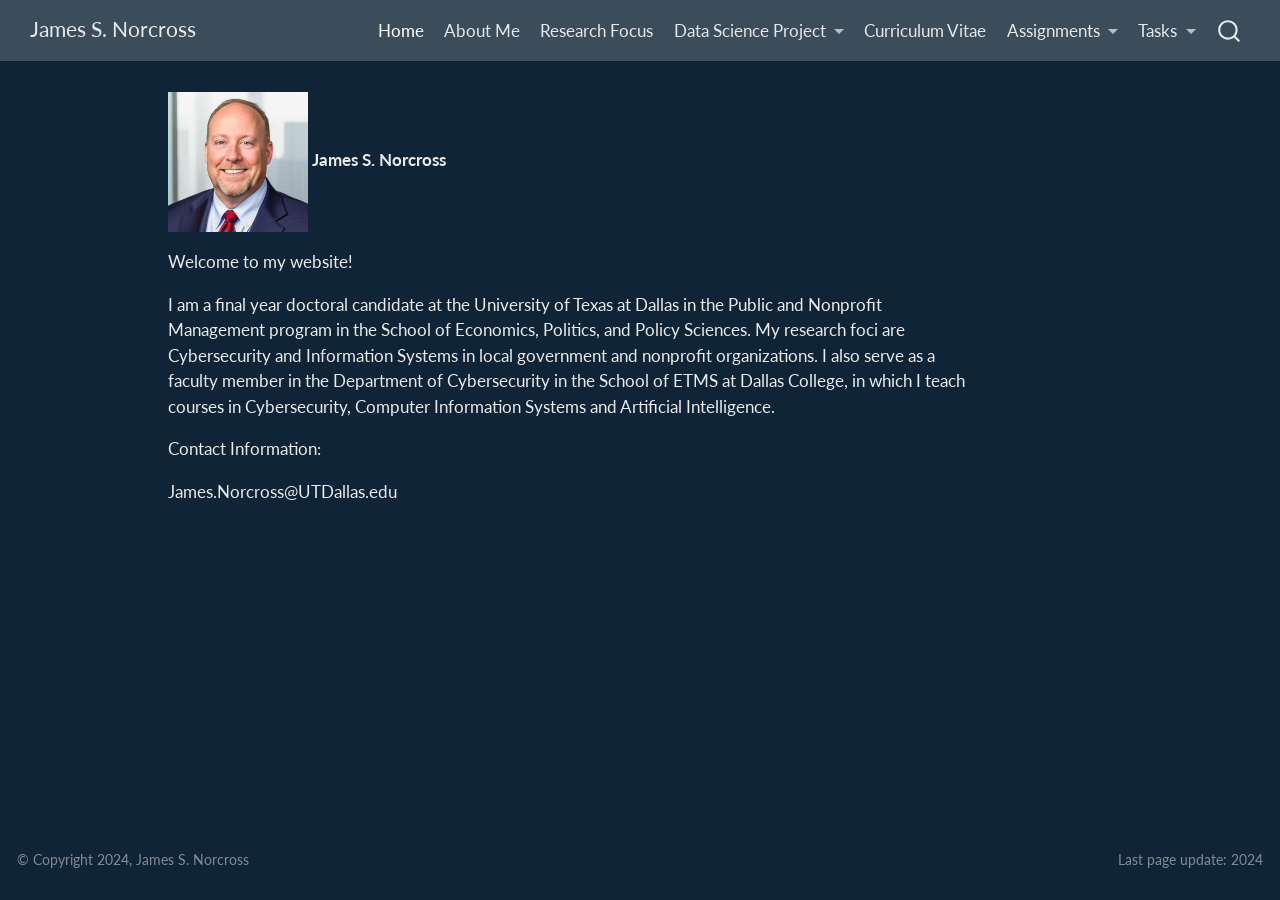
<file: index.html>
<!DOCTYPE html>
<html xmlns="http://www.w3.org/1999/xhtml" lang="en" xml:lang="en"><head>

<meta charset="utf-8">
<meta name="generator" content="quarto-1.2.313">

<meta name="viewport" content="width=device-width, initial-scale=1.0, user-scalable=yes">


<title>James S. Norcross</title>
<style>
code{white-space: pre-wrap;}
span.smallcaps{font-variant: small-caps;}
div.columns{display: flex; gap: min(4vw, 1.5em);}
div.column{flex: auto; overflow-x: auto;}
div.hanging-indent{margin-left: 1.5em; text-indent: -1.5em;}
ul.task-list{list-style: none;}
ul.task-list li input[type="checkbox"] {
  width: 0.8em;
  margin: 0 0.8em 0.2em -1.6em;
  vertical-align: middle;
}
</style>


<script src="site_libs/quarto-nav/quarto-nav.js"></script>
<script src="site_libs/quarto-nav/headroom.min.js"></script>
<script src="site_libs/clipboard/clipboard.min.js"></script>
<script src="site_libs/quarto-search/autocomplete.umd.js"></script>
<script src="site_libs/quarto-search/fuse.min.js"></script>
<script src="site_libs/quarto-search/quarto-search.js"></script>
<meta name="quarto:offset" content="./">
<script src="site_libs/quarto-html/quarto.js"></script>
<script src="site_libs/quarto-html/popper.min.js"></script>
<script src="site_libs/quarto-html/tippy.umd.min.js"></script>
<script src="site_libs/quarto-html/anchor.min.js"></script>
<link href="site_libs/quarto-html/tippy.css" rel="stylesheet">
<link href="site_libs/quarto-html/quarto-syntax-highlighting-dark.css" rel="stylesheet" id="quarto-text-highlighting-styles">
<script src="site_libs/bootstrap/bootstrap.min.js"></script>
<link href="site_libs/bootstrap/bootstrap-icons.css" rel="stylesheet">
<link href="site_libs/bootstrap/bootstrap.min.css" rel="stylesheet" id="quarto-bootstrap" data-mode="dark">
<script id="quarto-search-options" type="application/json">{
  "location": "navbar",
  "copy-button": false,
  "collapse-after": 3,
  "panel-placement": "end",
  "type": "overlay",
  "limit": 20,
  "language": {
    "search-no-results-text": "No results",
    "search-matching-documents-text": "matching documents",
    "search-copy-link-title": "Copy link to search",
    "search-hide-matches-text": "Hide additional matches",
    "search-more-match-text": "more match in this document",
    "search-more-matches-text": "more matches in this document",
    "search-clear-button-title": "Clear",
    "search-detached-cancel-button-title": "Cancel",
    "search-submit-button-title": "Submit"
  }
}</script>


<link rel="stylesheet" href="styles.css">
</head>

<body class="nav-fixed">

<div id="quarto-search-results"></div>
  <header id="quarto-header" class="headroom fixed-top">
    <nav class="navbar navbar-expand-lg navbar-dark ">
      <div class="navbar-container container-fluid">
      <div class="navbar-brand-container">
    <a class="navbar-brand" href="./index.html">
    <span class="navbar-title">James S. Norcross</span>
    </a>
  </div>
          <button class="navbar-toggler" type="button" data-bs-toggle="collapse" data-bs-target="#navbarCollapse" aria-controls="navbarCollapse" aria-expanded="false" aria-label="Toggle navigation" onclick="if (window.quartoToggleHeadroom) { window.quartoToggleHeadroom(); }">
  <span class="navbar-toggler-icon"></span>
</button>
          <div class="collapse navbar-collapse" id="navbarCollapse">
            <ul class="navbar-nav navbar-nav-scroll ms-auto">
  <li class="nav-item">
    <a class="nav-link active" href="./index.html" aria-current="page">
 <span class="menu-text">Home</span></a>
  </li>  
  <li class="nav-item">
    <a class="nav-link" href="./about.html">
 <span class="menu-text">About Me</span></a>
  </li>  
  <li class="nav-item">
    <a class="nav-link" href="./research.html">
 <span class="menu-text">Research Focus</span></a>
  </li>  
  <li class="nav-item dropdown ">
    <a class="nav-link dropdown-toggle" href="#" id="nav-menu-data-science-project" role="button" data-bs-toggle="dropdown" aria-expanded="false">
 <span class="menu-text">Data Science Project</span>
    </a>
    <ul class="dropdown-menu dropdown-menu-end" aria-labelledby="nav-menu-data-science-project">    
        <li>
    <a class="dropdown-item" href="./#">
 <span class="dropdown-text">Recent Data Science Project Proposal</span></a>
  </li>  
        <li>
    <a class="dropdown-item" href="./#">
 <span class="dropdown-text">Complete Data Science Project</span></a>
  </li>  
        <li>
    <a class="dropdown-item" href="./#">
 <span class="dropdown-text">Complete Data Science Project Presentation</span></a>
  </li>  
    </ul>
  </li>
  <li class="nav-item">
    <a class="nav-link" href="./cv.pdf">
 <span class="menu-text">Curriculum Vitae</span></a>
  </li>  
  <li class="nav-item dropdown ">
    <a class="nav-link dropdown-toggle" href="#" id="nav-menu-assignments" role="button" data-bs-toggle="dropdown" aria-expanded="false">
 <span class="menu-text">Assignments</span>
    </a>
    <ul class="dropdown-menu dropdown-menu-end" aria-labelledby="nav-menu-assignments">    
        <li>
    <a class="dropdown-item" href="./assignment01.pdf">
 <span class="dropdown-text">Assignment1</span></a>
  </li>  
        <li>
    <a class="dropdown-item" href="./assignment02.pdf">
 <span class="dropdown-text">Assignment2</span></a>
  </li>  
        <li>
    <a class="dropdown-item" href="./#">
 <span class="dropdown-text">Assignment3</span></a>
  </li>  
        <li>
    <a class="dropdown-item" href="./#">
 <span class="dropdown-text">Assignment4</span></a>
  </li>  
        <li>
    <a class="dropdown-item" href="./#">
 <span class="dropdown-text">Assignment5</span></a>
  </li>  
        <li>
    <a class="dropdown-item" href="./#">
 <span class="dropdown-text">Assignment6</span></a>
  </li>  
        <li>
    <a class="dropdown-item" href="./#">
 <span class="dropdown-text">Assignment7</span></a>
  </li>  
        <li>
    <a class="dropdown-item" href="./#">
 <span class="dropdown-text">Assignment8</span></a>
  </li>  
    </ul>
  </li>
  <li class="nav-item dropdown ">
    <a class="nav-link dropdown-toggle" href="#" id="nav-menu-tasks" role="button" data-bs-toggle="dropdown" aria-expanded="false">
 <span class="menu-text">Tasks</span>
    </a>
    <ul class="dropdown-menu dropdown-menu-end" aria-labelledby="nav-menu-tasks">    
        <li>
    <a class="dropdown-item" href="./TufteReview.pdf">
 <span class="dropdown-text">Dr Edward Tufte Presentation Review</span></a>
  </li>  
        <li>
    <a class="dropdown-item" href="./HPIndexPlot.pdf">
 <span class="dropdown-text">Happy Planet Data Plots</span></a>
  </li>  
        <li>
    <a class="dropdown-item" href="./#">
 <span class="dropdown-text">Lab03</span></a>
  </li>  
    </ul>
  </li>
</ul>
              <div id="quarto-search" class="" title="Search"></div>
          </div> <!-- /navcollapse -->
      </div> <!-- /container-fluid -->
    </nav>
</header>
<!-- content -->
<div id="quarto-content" class="quarto-container page-columns page-rows-contents page-layout-article page-navbar">
<!-- sidebar -->
<!-- margin-sidebar -->
    <div id="quarto-margin-sidebar" class="sidebar margin-sidebar">
        
    </div>
<!-- main -->
<main class="content" id="quarto-document-content">



<p><img src="images/46.png" class="img-fluid" width="140"> <strong>James S. Norcross</strong></p>
<p>Welcome to my website!</p>
<p>I am a final year doctoral candidate at the University of Texas at Dallas in the Public and Nonprofit Management program in the School of Economics, Politics, and Policy Sciences. My research foci are Cybersecurity and Information Systems in local government and nonprofit organizations. I also serve as a faculty member in the Department of Cybersecurity in the School of ETMS at Dallas College, in which I teach courses in Cybersecurity, Computer Information Systems and Artificial Intelligence.</p>
<p>Contact Information:</p>
<p>James.Norcross@UTDallas.edu</p>



</main> <!-- /main -->
<script id="quarto-html-after-body" type="application/javascript">
window.document.addEventListener("DOMContentLoaded", function (event) {
  const toggleBodyColorMode = (bsSheetEl) => {
    const mode = bsSheetEl.getAttribute("data-mode");
    const bodyEl = window.document.querySelector("body");
    if (mode === "dark") {
      bodyEl.classList.add("quarto-dark");
      bodyEl.classList.remove("quarto-light");
    } else {
      bodyEl.classList.add("quarto-light");
      bodyEl.classList.remove("quarto-dark");
    }
  }
  const toggleBodyColorPrimary = () => {
    const bsSheetEl = window.document.querySelector("link#quarto-bootstrap");
    if (bsSheetEl) {
      toggleBodyColorMode(bsSheetEl);
    }
  }
  toggleBodyColorPrimary();  
  const icon = "";
  const anchorJS = new window.AnchorJS();
  anchorJS.options = {
    placement: 'right',
    icon: icon
  };
  anchorJS.add('.anchored');
  const clipboard = new window.ClipboardJS('.code-copy-button', {
    target: function(trigger) {
      return trigger.previousElementSibling;
    }
  });
  clipboard.on('success', function(e) {
    // button target
    const button = e.trigger;
    // don't keep focus
    button.blur();
    // flash "checked"
    button.classList.add('code-copy-button-checked');
    var currentTitle = button.getAttribute("title");
    button.setAttribute("title", "Copied!");
    let tooltip;
    if (window.bootstrap) {
      button.setAttribute("data-bs-toggle", "tooltip");
      button.setAttribute("data-bs-placement", "left");
      button.setAttribute("data-bs-title", "Copied!");
      tooltip = new bootstrap.Tooltip(button, 
        { trigger: "manual", 
          customClass: "code-copy-button-tooltip",
          offset: [0, -8]});
      tooltip.show();    
    }
    setTimeout(function() {
      if (tooltip) {
        tooltip.hide();
        button.removeAttribute("data-bs-title");
        button.removeAttribute("data-bs-toggle");
        button.removeAttribute("data-bs-placement");
      }
      button.setAttribute("title", currentTitle);
      button.classList.remove('code-copy-button-checked');
    }, 1000);
    // clear code selection
    e.clearSelection();
  });
  function tippyHover(el, contentFn) {
    const config = {
      allowHTML: true,
      content: contentFn,
      maxWidth: 500,
      delay: 100,
      arrow: false,
      appendTo: function(el) {
          return el.parentElement;
      },
      interactive: true,
      interactiveBorder: 10,
      theme: 'quarto',
      placement: 'bottom-start'
    };
    window.tippy(el, config); 
  }
  const noterefs = window.document.querySelectorAll('a[role="doc-noteref"]');
  for (var i=0; i<noterefs.length; i++) {
    const ref = noterefs[i];
    tippyHover(ref, function() {
      // use id or data attribute instead here
      let href = ref.getAttribute('data-footnote-href') || ref.getAttribute('href');
      try { href = new URL(href).hash; } catch {}
      const id = href.replace(/^#\/?/, "");
      const note = window.document.getElementById(id);
      return note.innerHTML;
    });
  }
  const findCites = (el) => {
    const parentEl = el.parentElement;
    if (parentEl) {
      const cites = parentEl.dataset.cites;
      if (cites) {
        return {
          el,
          cites: cites.split(' ')
        };
      } else {
        return findCites(el.parentElement)
      }
    } else {
      return undefined;
    }
  };
  var bibliorefs = window.document.querySelectorAll('a[role="doc-biblioref"]');
  for (var i=0; i<bibliorefs.length; i++) {
    const ref = bibliorefs[i];
    const citeInfo = findCites(ref);
    if (citeInfo) {
      tippyHover(citeInfo.el, function() {
        var popup = window.document.createElement('div');
        citeInfo.cites.forEach(function(cite) {
          var citeDiv = window.document.createElement('div');
          citeDiv.classList.add('hanging-indent');
          citeDiv.classList.add('csl-entry');
          var biblioDiv = window.document.getElementById('ref-' + cite);
          if (biblioDiv) {
            citeDiv.innerHTML = biblioDiv.innerHTML;
          }
          popup.appendChild(citeDiv);
        });
        return popup.innerHTML;
      });
    }
  }
});
</script>
</div> <!-- /content -->
<footer class="footer">
  <div class="nav-footer">
    <div class="nav-footer-left">© Copyright 2024, James S. Norcross</div>   
    <div class="nav-footer-right">Last page update: 2024</div>
  </div>
</footer>



</body></html>
</file>
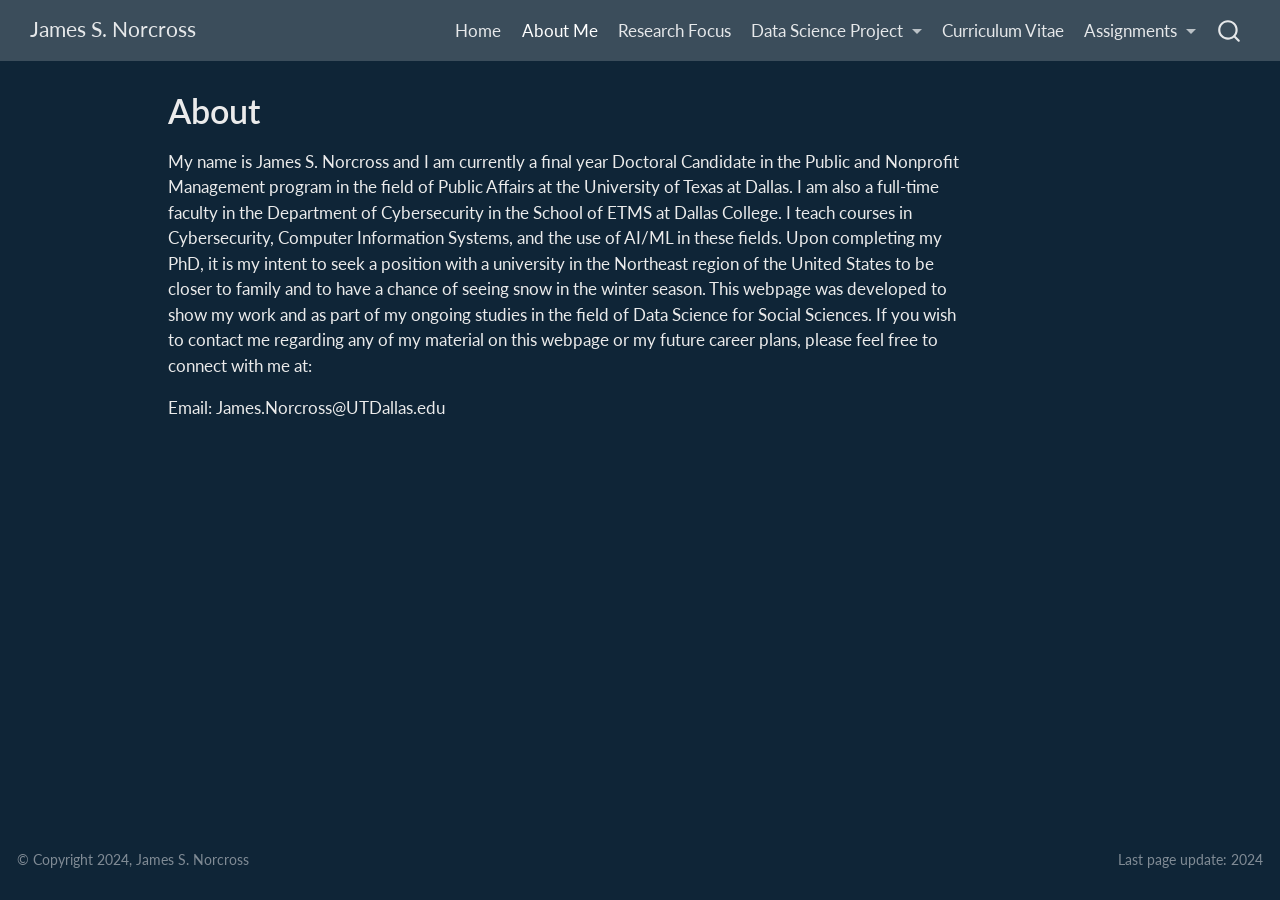
<file: about.html>
<!DOCTYPE html>
<html xmlns="http://www.w3.org/1999/xhtml" lang="en" xml:lang="en"><head>

<meta charset="utf-8">
<meta name="generator" content="quarto-1.2.313">

<meta name="viewport" content="width=device-width, initial-scale=1.0, user-scalable=yes">


<title>James S. Norcross - About</title>
<style>
code{white-space: pre-wrap;}
span.smallcaps{font-variant: small-caps;}
div.columns{display: flex; gap: min(4vw, 1.5em);}
div.column{flex: auto; overflow-x: auto;}
div.hanging-indent{margin-left: 1.5em; text-indent: -1.5em;}
ul.task-list{list-style: none;}
ul.task-list li input[type="checkbox"] {
  width: 0.8em;
  margin: 0 0.8em 0.2em -1.6em;
  vertical-align: middle;
}
</style>


<script src="site_libs/quarto-nav/quarto-nav.js"></script>
<script src="site_libs/quarto-nav/headroom.min.js"></script>
<script src="site_libs/clipboard/clipboard.min.js"></script>
<script src="site_libs/quarto-search/autocomplete.umd.js"></script>
<script src="site_libs/quarto-search/fuse.min.js"></script>
<script src="site_libs/quarto-search/quarto-search.js"></script>
<meta name="quarto:offset" content="./">
<script src="site_libs/quarto-html/quarto.js"></script>
<script src="site_libs/quarto-html/popper.min.js"></script>
<script src="site_libs/quarto-html/tippy.umd.min.js"></script>
<script src="site_libs/quarto-html/anchor.min.js"></script>
<link href="site_libs/quarto-html/tippy.css" rel="stylesheet">
<link href="site_libs/quarto-html/quarto-syntax-highlighting-dark.css" rel="stylesheet" id="quarto-text-highlighting-styles">
<script src="site_libs/bootstrap/bootstrap.min.js"></script>
<link href="site_libs/bootstrap/bootstrap-icons.css" rel="stylesheet">
<link href="site_libs/bootstrap/bootstrap.min.css" rel="stylesheet" id="quarto-bootstrap" data-mode="dark">
<script id="quarto-search-options" type="application/json">{
  "location": "navbar",
  "copy-button": false,
  "collapse-after": 3,
  "panel-placement": "end",
  "type": "overlay",
  "limit": 20,
  "language": {
    "search-no-results-text": "No results",
    "search-matching-documents-text": "matching documents",
    "search-copy-link-title": "Copy link to search",
    "search-hide-matches-text": "Hide additional matches",
    "search-more-match-text": "more match in this document",
    "search-more-matches-text": "more matches in this document",
    "search-clear-button-title": "Clear",
    "search-detached-cancel-button-title": "Cancel",
    "search-submit-button-title": "Submit"
  }
}</script>


<link rel="stylesheet" href="styles.css">
</head>

<body class="nav-fixed">

<div id="quarto-search-results"></div>
  <header id="quarto-header" class="headroom fixed-top">
    <nav class="navbar navbar-expand-lg navbar-dark ">
      <div class="navbar-container container-fluid">
      <div class="navbar-brand-container">
    <a class="navbar-brand" href="./index.html">
    <span class="navbar-title">James S. Norcross</span>
    </a>
  </div>
          <button class="navbar-toggler" type="button" data-bs-toggle="collapse" data-bs-target="#navbarCollapse" aria-controls="navbarCollapse" aria-expanded="false" aria-label="Toggle navigation" onclick="if (window.quartoToggleHeadroom) { window.quartoToggleHeadroom(); }">
  <span class="navbar-toggler-icon"></span>
</button>
          <div class="collapse navbar-collapse" id="navbarCollapse">
            <ul class="navbar-nav navbar-nav-scroll ms-auto">
  <li class="nav-item">
    <a class="nav-link" href="./index.html">
 <span class="menu-text">Home</span></a>
  </li>  
  <li class="nav-item">
    <a class="nav-link active" href="./about.html" aria-current="page">
 <span class="menu-text">About Me</span></a>
  </li>  
  <li class="nav-item">
    <a class="nav-link" href="./research.html">
 <span class="menu-text">Research Focus</span></a>
  </li>  
  <li class="nav-item dropdown ">
    <a class="nav-link dropdown-toggle" href="#" id="nav-menu-data-science-project" role="button" data-bs-toggle="dropdown" aria-expanded="false">
 <span class="menu-text">Data Science Project</span>
    </a>
    <ul class="dropdown-menu dropdown-menu-end" aria-labelledby="nav-menu-data-science-project">    
        <li>
    <a class="dropdown-item" href="./#">
 <span class="dropdown-text">Recent Data Science Project Proposal</span></a>
  </li>  
        <li>
    <a class="dropdown-item" href="./#">
 <span class="dropdown-text">Complete Data Science Project</span></a>
  </li>  
        <li>
    <a class="dropdown-item" href="./#">
 <span class="dropdown-text">Complete Data Science Project Presentation</span></a>
  </li>  
    </ul>
  </li>
  <li class="nav-item">
    <a class="nav-link" href="./cv.pdf">
 <span class="menu-text">Curriculum Vitae</span></a>
  </li>  
  <li class="nav-item dropdown ">
    <a class="nav-link dropdown-toggle" href="#" id="nav-menu-assignments" role="button" data-bs-toggle="dropdown" aria-expanded="false">
 <span class="menu-text">Assignments</span>
    </a>
    <ul class="dropdown-menu dropdown-menu-end" aria-labelledby="nav-menu-assignments">    
        <li>
    <a class="dropdown-item" href="./assignment01.pdf">
 <span class="dropdown-text">Assignment1</span></a>
  </li>  
        <li>
    <a class="dropdown-item" href="./assignment02.pdf">
 <span class="dropdown-text">Assignment2</span></a>
  </li>  
        <li>
    <a class="dropdown-item" href="./#">
 <span class="dropdown-text">Assignment3</span></a>
  </li>  
        <li>
    <a class="dropdown-item" href="./#">
 <span class="dropdown-text">Assignment4</span></a>
  </li>  
        <li>
    <a class="dropdown-item" href="./#">
 <span class="dropdown-text">Assignment5</span></a>
  </li>  
        <li>
    <a class="dropdown-item" href="./#">
 <span class="dropdown-text">Assignment6</span></a>
  </li>  
        <li>
    <a class="dropdown-item" href="./#">
 <span class="dropdown-text">Assignment7</span></a>
  </li>  
        <li>
    <a class="dropdown-item" href="./#">
 <span class="dropdown-text">Assignment8</span></a>
  </li>  
        <li class="dropdown-header">Tasks</li>
        <li>
    <a class="dropdown-item" href="./TufteReview.pdf">
 <span class="dropdown-text">Dr Edward Tufte Presentation Review</span></a>
  </li>  
        <li>
    <a class="dropdown-item" href="./HPIndexPlot.pdf">
 <span class="dropdown-text">Happy Planet Data Plots</span></a>
  </li>  
        <li>
    <a class="dropdown-item" href="./#">
 <span class="dropdown-text">Lab03</span></a>
  </li>  
    </ul>
  </li>
</ul>
              <div id="quarto-search" class="" title="Search"></div>
          </div> <!-- /navcollapse -->
      </div> <!-- /container-fluid -->
    </nav>
</header>
<!-- content -->
<div id="quarto-content" class="quarto-container page-columns page-rows-contents page-layout-article page-navbar">
<!-- sidebar -->
<!-- margin-sidebar -->
    <div id="quarto-margin-sidebar" class="sidebar margin-sidebar">
        
    </div>
<!-- main -->
<main class="content" id="quarto-document-content">

<header id="title-block-header" class="quarto-title-block default">
<div class="quarto-title">
<h1 class="title">About</h1>
</div>



<div class="quarto-title-meta">

    
  
    
  </div>
  

</header>

<p>My name is James S. Norcross and I am currently a final year Doctoral Candidate in the Public and Nonprofit Management program in the field of Public Affairs at the University of Texas at Dallas. I am also a full-time faculty in the Department of Cybersecurity in the School of ETMS at Dallas College. I teach courses in Cybersecurity, Computer Information Systems, and the use of AI/ML in these fields. Upon completing my PhD, it is my intent to seek a position with a university in the Northeast region of the United States to be closer to family and to have a chance of seeing snow in the winter season. This webpage was developed to show my work and as part of my ongoing studies in the field of Data Science for Social Sciences. If you wish to contact me regarding any of my material on this webpage or my future career plans, please feel free to connect with me at:</p>
<p>Email: James.Norcross@UTDallas.edu</p>



</main> <!-- /main -->
<script id="quarto-html-after-body" type="application/javascript">
window.document.addEventListener("DOMContentLoaded", function (event) {
  const toggleBodyColorMode = (bsSheetEl) => {
    const mode = bsSheetEl.getAttribute("data-mode");
    const bodyEl = window.document.querySelector("body");
    if (mode === "dark") {
      bodyEl.classList.add("quarto-dark");
      bodyEl.classList.remove("quarto-light");
    } else {
      bodyEl.classList.add("quarto-light");
      bodyEl.classList.remove("quarto-dark");
    }
  }
  const toggleBodyColorPrimary = () => {
    const bsSheetEl = window.document.querySelector("link#quarto-bootstrap");
    if (bsSheetEl) {
      toggleBodyColorMode(bsSheetEl);
    }
  }
  toggleBodyColorPrimary();  
  const icon = "";
  const anchorJS = new window.AnchorJS();
  anchorJS.options = {
    placement: 'right',
    icon: icon
  };
  anchorJS.add('.anchored');
  const clipboard = new window.ClipboardJS('.code-copy-button', {
    target: function(trigger) {
      return trigger.previousElementSibling;
    }
  });
  clipboard.on('success', function(e) {
    // button target
    const button = e.trigger;
    // don't keep focus
    button.blur();
    // flash "checked"
    button.classList.add('code-copy-button-checked');
    var currentTitle = button.getAttribute("title");
    button.setAttribute("title", "Copied!");
    let tooltip;
    if (window.bootstrap) {
      button.setAttribute("data-bs-toggle", "tooltip");
      button.setAttribute("data-bs-placement", "left");
      button.setAttribute("data-bs-title", "Copied!");
      tooltip = new bootstrap.Tooltip(button, 
        { trigger: "manual", 
          customClass: "code-copy-button-tooltip",
          offset: [0, -8]});
      tooltip.show();    
    }
    setTimeout(function() {
      if (tooltip) {
        tooltip.hide();
        button.removeAttribute("data-bs-title");
        button.removeAttribute("data-bs-toggle");
        button.removeAttribute("data-bs-placement");
      }
      button.setAttribute("title", currentTitle);
      button.classList.remove('code-copy-button-checked');
    }, 1000);
    // clear code selection
    e.clearSelection();
  });
  function tippyHover(el, contentFn) {
    const config = {
      allowHTML: true,
      content: contentFn,
      maxWidth: 500,
      delay: 100,
      arrow: false,
      appendTo: function(el) {
          return el.parentElement;
      },
      interactive: true,
      interactiveBorder: 10,
      theme: 'quarto',
      placement: 'bottom-start'
    };
    window.tippy(el, config); 
  }
  const noterefs = window.document.querySelectorAll('a[role="doc-noteref"]');
  for (var i=0; i<noterefs.length; i++) {
    const ref = noterefs[i];
    tippyHover(ref, function() {
      // use id or data attribute instead here
      let href = ref.getAttribute('data-footnote-href') || ref.getAttribute('href');
      try { href = new URL(href).hash; } catch {}
      const id = href.replace(/^#\/?/, "");
      const note = window.document.getElementById(id);
      return note.innerHTML;
    });
  }
  const findCites = (el) => {
    const parentEl = el.parentElement;
    if (parentEl) {
      const cites = parentEl.dataset.cites;
      if (cites) {
        return {
          el,
          cites: cites.split(' ')
        };
      } else {
        return findCites(el.parentElement)
      }
    } else {
      return undefined;
    }
  };
  var bibliorefs = window.document.querySelectorAll('a[role="doc-biblioref"]');
  for (var i=0; i<bibliorefs.length; i++) {
    const ref = bibliorefs[i];
    const citeInfo = findCites(ref);
    if (citeInfo) {
      tippyHover(citeInfo.el, function() {
        var popup = window.document.createElement('div');
        citeInfo.cites.forEach(function(cite) {
          var citeDiv = window.document.createElement('div');
          citeDiv.classList.add('hanging-indent');
          citeDiv.classList.add('csl-entry');
          var biblioDiv = window.document.getElementById('ref-' + cite);
          if (biblioDiv) {
            citeDiv.innerHTML = biblioDiv.innerHTML;
          }
          popup.appendChild(citeDiv);
        });
        return popup.innerHTML;
      });
    }
  }
});
</script>
</div> <!-- /content -->
<footer class="footer">
  <div class="nav-footer">
    <div class="nav-footer-left">© Copyright 2024, James S. Norcross</div>   
    <div class="nav-footer-right">Last page update: 2024</div>
  </div>
</footer>



</body></html>
</file>
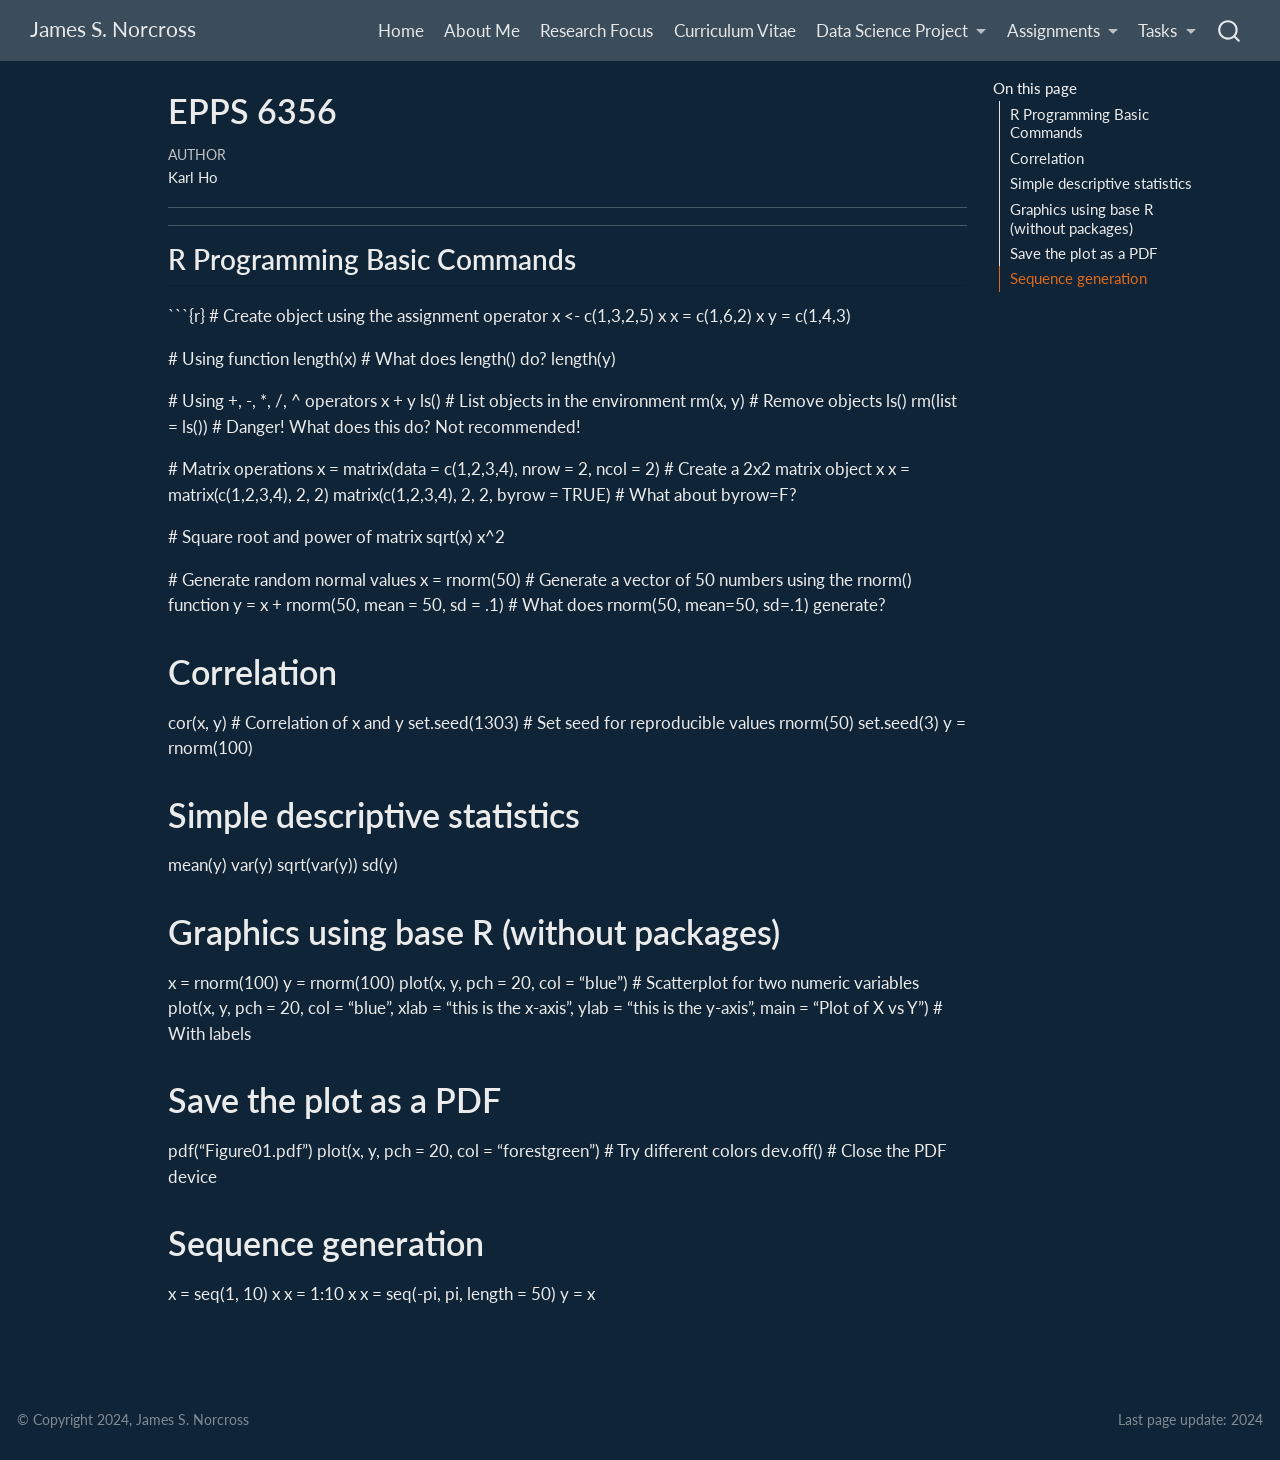
<file: Master.html>
<!DOCTYPE html>
<html xmlns="http://www.w3.org/1999/xhtml" lang="en" xml:lang="en"><head>

<meta charset="utf-8">
<meta name="generator" content="quarto-1.5.57">

<meta name="viewport" content="width=device-width, initial-scale=1.0, user-scalable=yes">

<meta name="author" content="Karl Ho">

<title>EPPS 6356 – James S. Norcross</title>
<style>
code{white-space: pre-wrap;}
span.smallcaps{font-variant: small-caps;}
div.columns{display: flex; gap: min(4vw, 1.5em);}
div.column{flex: auto; overflow-x: auto;}
div.hanging-indent{margin-left: 1.5em; text-indent: -1.5em;}
ul.task-list{list-style: none;}
ul.task-list li input[type="checkbox"] {
  width: 0.8em;
  margin: 0 0.8em 0.2em -1em; /* quarto-specific, see https://github.com/quarto-dev/quarto-cli/issues/4556 */ 
  vertical-align: middle;
}
</style>


<script src="site_libs/quarto-nav/quarto-nav.js"></script>
<script src="site_libs/quarto-nav/headroom.min.js"></script>
<script src="site_libs/clipboard/clipboard.min.js"></script>
<script src="site_libs/quarto-search/autocomplete.umd.js"></script>
<script src="site_libs/quarto-search/fuse.min.js"></script>
<script src="site_libs/quarto-search/quarto-search.js"></script>
<meta name="quarto:offset" content="./">
<script src="site_libs/quarto-html/quarto.js"></script>
<script src="site_libs/quarto-html/popper.min.js"></script>
<script src="site_libs/quarto-html/tippy.umd.min.js"></script>
<script src="site_libs/quarto-html/anchor.min.js"></script>
<link href="site_libs/quarto-html/tippy.css" rel="stylesheet">
<link href="site_libs/quarto-html/quarto-syntax-highlighting-dark.css" rel="stylesheet" id="quarto-text-highlighting-styles">
<script src="site_libs/bootstrap/bootstrap.min.js"></script>
<link href="site_libs/bootstrap/bootstrap-icons.css" rel="stylesheet">
<link href="site_libs/bootstrap/bootstrap.min.css" rel="stylesheet" id="quarto-bootstrap" data-mode="dark">
<script id="quarto-search-options" type="application/json">{
  "location": "navbar",
  "copy-button": false,
  "collapse-after": 3,
  "panel-placement": "end",
  "type": "overlay",
  "limit": 50,
  "keyboard-shortcut": [
    "f",
    "/",
    "s"
  ],
  "show-item-context": false,
  "language": {
    "search-no-results-text": "No results",
    "search-matching-documents-text": "matching documents",
    "search-copy-link-title": "Copy link to search",
    "search-hide-matches-text": "Hide additional matches",
    "search-more-match-text": "more match in this document",
    "search-more-matches-text": "more matches in this document",
    "search-clear-button-title": "Clear",
    "search-text-placeholder": "",
    "search-detached-cancel-button-title": "Cancel",
    "search-submit-button-title": "Submit",
    "search-label": "Search"
  }
}</script>


<link rel="stylesheet" href="styles.css">
</head>

<body class="nav-fixed">

<div id="quarto-search-results"></div>
  <header id="quarto-header" class="headroom fixed-top">
    <nav class="navbar navbar-expand-lg " data-bs-theme="dark">
      <div class="navbar-container container-fluid">
      <div class="navbar-brand-container mx-auto">
    <a class="navbar-brand" href="./index.html">
    <span class="navbar-title">James S. Norcross</span>
    </a>
  </div>
            <div id="quarto-search" class="" title="Search"></div>
          <button class="navbar-toggler" type="button" data-bs-toggle="collapse" data-bs-target="#navbarCollapse" aria-controls="navbarCollapse" role="menu" aria-expanded="false" aria-label="Toggle navigation" onclick="if (window.quartoToggleHeadroom) { window.quartoToggleHeadroom(); }">
  <span class="navbar-toggler-icon"></span>
</button>
          <div class="collapse navbar-collapse" id="navbarCollapse">
            <ul class="navbar-nav navbar-nav-scroll ms-auto">
  <li class="nav-item">
    <a class="nav-link" href="./index.html"> 
<span class="menu-text">Home</span></a>
  </li>  
  <li class="nav-item">
    <a class="nav-link" href="./about.html"> 
<span class="menu-text">About Me</span></a>
  </li>  
  <li class="nav-item">
    <a class="nav-link" href="./research.html"> 
<span class="menu-text">Research Focus</span></a>
  </li>  
  <li class="nav-item">
    <a class="nav-link" href="./cv.pdf"> 
<span class="menu-text">Curriculum Vitae</span></a>
  </li>  
  <li class="nav-item dropdown ">
    <a class="nav-link dropdown-toggle" href="#" id="nav-menu-data-science-project" role="link" data-bs-toggle="dropdown" aria-expanded="false">
 <span class="menu-text">Data Science Project</span>
    </a>
    <ul class="dropdown-menu dropdown-menu-end" aria-labelledby="nav-menu-data-science-project">    
        <li>
    <a class="dropdown-item" href="./ppt01.pdf">
 <span class="dropdown-text">Data Visual Project Proposal Presentation</span></a>
  </li>  
        <li>
    <a class="dropdown-item" href="./#">
 <span class="dropdown-text">Complete Data Science Project</span></a>
  </li>  
        <li>
    <a class="dropdown-item" href="./#">
 <span class="dropdown-text">Complete Data Science Project Presentation</span></a>
  </li>  
    </ul>
  </li>
  <li class="nav-item dropdown ">
    <a class="nav-link dropdown-toggle" href="#" id="nav-menu-assignments" role="link" data-bs-toggle="dropdown" aria-expanded="false">
 <span class="menu-text">Assignments</span>
    </a>
    <ul class="dropdown-menu dropdown-menu-end" aria-labelledby="nav-menu-assignments">    
        <li>
    <a class="dropdown-item" href="./assignment01.pdf">
 <span class="dropdown-text">Assignment01</span></a>
  </li>  
        <li>
    <a class="dropdown-item" href="./assignment02.pdf">
 <span class="dropdown-text">Assignment02</span></a>
  </li>  
        <li>
    <a class="dropdown-item" href="./assignment03.pdf">
 <span class="dropdown-text">Assignment03</span></a>
  </li>  
        <li>
    <a class="dropdown-item" href="./hackathon01.pdf">
 <span class="dropdown-text">Assignment04 Hackathon</span></a>
  </li>  
        <li>
    <a class="dropdown-item" href="./#">
 <span class="dropdown-text">Assignment05</span></a>
  </li>  
        <li>
    <a class="dropdown-item" href="./#">
 <span class="dropdown-text">Assignment06</span></a>
  </li>  
        <li>
    <a class="dropdown-item" href="./#">
 <span class="dropdown-text">Assignment07</span></a>
  </li>  
        <li>
    <a class="dropdown-item" href="./#">
 <span class="dropdown-text">Assignment08</span></a>
  </li>  
    </ul>
  </li>
  <li class="nav-item dropdown ">
    <a class="nav-link dropdown-toggle" href="#" id="nav-menu-tasks" role="link" data-bs-toggle="dropdown" aria-expanded="false">
 <span class="menu-text">Tasks</span>
    </a>
    <ul class="dropdown-menu dropdown-menu-end" aria-labelledby="nav-menu-tasks">    
        <li>
    <a class="dropdown-item" href="./TufteReview.pdf">
 <span class="dropdown-text">Dr Edward Tufte Presentation Review</span></a>
  </li>  
        <li>
    <a class="dropdown-item" href="./HPIndexPlot.pdf">
 <span class="dropdown-text">Happy Planet Data Plots</span></a>
  </li>  
        <li>
    <a class="dropdown-item" href="./task05.pdf">
 <span class="dropdown-text">Big Data Analytics and overfitting and Overparameterization</span></a>
  </li>  
        <li>
    <a class="dropdown-item" href="./task06.pdf">
 <span class="dropdown-text">Comparison Edward Tufte vs.&nbsp;John W. Tukey</span></a>
  </li>  
        <li>
    <a class="dropdown-item" href="./task07-1.pdf">
 <span class="dropdown-text">What is Literate Programming?</span></a>
  </li>  
        <li>
    <a class="dropdown-item" href="./task07-2.pdf">
 <span class="dropdown-text">About Shape, Color, and the Elements</span></a>
  </li>  
    </ul>
  </li>
</ul>
          </div> <!-- /navcollapse -->
            <div class="quarto-navbar-tools">
</div>
      </div> <!-- /container-fluid -->
    </nav>
</header>
<!-- content -->
<div id="quarto-content" class="quarto-container page-columns page-rows-contents page-layout-article page-navbar">
<!-- sidebar -->
<!-- margin-sidebar -->
    <div id="quarto-margin-sidebar" class="sidebar margin-sidebar">
        <nav id="TOC" role="doc-toc" class="toc-active">
    <h2 id="toc-title">On this page</h2>
   
  <ul>
  <li><a href="#r-programming-basic-commands" id="toc-r-programming-basic-commands" class="nav-link active" data-scroll-target="#r-programming-basic-commands">R Programming Basic Commands</a></li>
  <li><a href="#correlation" id="toc-correlation" class="nav-link" data-scroll-target="#correlation">Correlation</a></li>
  <li><a href="#simple-descriptive-statistics" id="toc-simple-descriptive-statistics" class="nav-link" data-scroll-target="#simple-descriptive-statistics">Simple descriptive statistics</a></li>
  <li><a href="#graphics-using-base-r-without-packages" id="toc-graphics-using-base-r-without-packages" class="nav-link" data-scroll-target="#graphics-using-base-r-without-packages">Graphics using base R (without packages)</a></li>
  <li><a href="#save-the-plot-as-a-pdf" id="toc-save-the-plot-as-a-pdf" class="nav-link" data-scroll-target="#save-the-plot-as-a-pdf">Save the plot as a PDF</a></li>
  <li><a href="#sequence-generation" id="toc-sequence-generation" class="nav-link" data-scroll-target="#sequence-generation">Sequence generation</a></li>
  </ul>
</nav>
    </div>
<!-- main -->
<main class="content" id="quarto-document-content">

<header id="title-block-header" class="quarto-title-block default">
<div class="quarto-title">
<h1 class="title">EPPS 6356</h1>
</div>



<div class="quarto-title-meta">

    <div>
    <div class="quarto-title-meta-heading">Author</div>
    <div class="quarto-title-meta-contents">
             <p>Karl Ho </p>
          </div>
  </div>
    
  
    
  </div>
  


</header>


<hr>
<hr>
<section id="r-programming-basic-commands" class="level2">
<h2 class="anchored" data-anchor-id="r-programming-basic-commands">R Programming Basic Commands</h2>
<p>```{r} # Create object using the assignment operator x &lt;- c(1,3,2,5) x x = c(1,6,2) x y = c(1,4,3)</p>
<p># Using function length(x) # What does length() do? length(y)</p>
<p># Using +, -, *, /, ^ operators x + y ls() # List objects in the environment rm(x, y) # Remove objects ls() rm(list = ls()) # Danger! What does this do? Not recommended!</p>
<p># Matrix operations x = matrix(data = c(1,2,3,4), nrow = 2, ncol = 2) # Create a 2x2 matrix object x x = matrix(c(1,2,3,4), 2, 2) matrix(c(1,2,3,4), 2, 2, byrow = TRUE) # What about byrow=F?</p>
<p># Square root and power of matrix sqrt(x) x^2</p>
<p># Generate random normal values x = rnorm(50) # Generate a vector of 50 numbers using the rnorm() function y = x + rnorm(50, mean = 50, sd = .1) # What does rnorm(50, mean=50, sd=.1) generate?</p>
</section>
<section id="correlation" class="level1">
<h1>Correlation</h1>
<p>cor(x, y) # Correlation of x and y set.seed(1303) # Set seed for reproducible values rnorm(50) set.seed(3) y = rnorm(100)</p>
</section>
<section id="simple-descriptive-statistics" class="level1">
<h1>Simple descriptive statistics</h1>
<p>mean(y) var(y) sqrt(var(y)) sd(y)</p>
</section>
<section id="graphics-using-base-r-without-packages" class="level1">
<h1>Graphics using base R (without packages)</h1>
<p>x = rnorm(100) y = rnorm(100) plot(x, y, pch = 20, col = “blue”) # Scatterplot for two numeric variables plot(x, y, pch = 20, col = “blue”, xlab = “this is the x-axis”, ylab = “this is the y-axis”, main = “Plot of X vs Y”) # With labels</p>
</section>
<section id="save-the-plot-as-a-pdf" class="level1">
<h1>Save the plot as a PDF</h1>
<p>pdf(“Figure01.pdf”) plot(x, y, pch = 20, col = “forestgreen”) # Try different colors dev.off() # Close the PDF device</p>
</section>
<section id="sequence-generation" class="level1">
<h1>Sequence generation</h1>
<p>x = seq(1, 10) x x = 1:10 x x = seq(-pi, pi, length = 50) y = x</p>


</section>

</main> <!-- /main -->
<script id="quarto-html-after-body" type="application/javascript">
window.document.addEventListener("DOMContentLoaded", function (event) {
  const toggleBodyColorMode = (bsSheetEl) => {
    const mode = bsSheetEl.getAttribute("data-mode");
    const bodyEl = window.document.querySelector("body");
    if (mode === "dark") {
      bodyEl.classList.add("quarto-dark");
      bodyEl.classList.remove("quarto-light");
    } else {
      bodyEl.classList.add("quarto-light");
      bodyEl.classList.remove("quarto-dark");
    }
  }
  const toggleBodyColorPrimary = () => {
    const bsSheetEl = window.document.querySelector("link#quarto-bootstrap");
    if (bsSheetEl) {
      toggleBodyColorMode(bsSheetEl);
    }
  }
  toggleBodyColorPrimary();  
  const icon = "";
  const anchorJS = new window.AnchorJS();
  anchorJS.options = {
    placement: 'right',
    icon: icon
  };
  anchorJS.add('.anchored');
  const isCodeAnnotation = (el) => {
    for (const clz of el.classList) {
      if (clz.startsWith('code-annotation-')) {                     
        return true;
      }
    }
    return false;
  }
  const onCopySuccess = function(e) {
    // button target
    const button = e.trigger;
    // don't keep focus
    button.blur();
    // flash "checked"
    button.classList.add('code-copy-button-checked');
    var currentTitle = button.getAttribute("title");
    button.setAttribute("title", "Copied!");
    let tooltip;
    if (window.bootstrap) {
      button.setAttribute("data-bs-toggle", "tooltip");
      button.setAttribute("data-bs-placement", "left");
      button.setAttribute("data-bs-title", "Copied!");
      tooltip = new bootstrap.Tooltip(button, 
        { trigger: "manual", 
          customClass: "code-copy-button-tooltip",
          offset: [0, -8]});
      tooltip.show();    
    }
    setTimeout(function() {
      if (tooltip) {
        tooltip.hide();
        button.removeAttribute("data-bs-title");
        button.removeAttribute("data-bs-toggle");
        button.removeAttribute("data-bs-placement");
      }
      button.setAttribute("title", currentTitle);
      button.classList.remove('code-copy-button-checked');
    }, 1000);
    // clear code selection
    e.clearSelection();
  }
  const getTextToCopy = function(trigger) {
      const codeEl = trigger.previousElementSibling.cloneNode(true);
      for (const childEl of codeEl.children) {
        if (isCodeAnnotation(childEl)) {
          childEl.remove();
        }
      }
      return codeEl.innerText;
  }
  const clipboard = new window.ClipboardJS('.code-copy-button:not([data-in-quarto-modal])', {
    text: getTextToCopy
  });
  clipboard.on('success', onCopySuccess);
  if (window.document.getElementById('quarto-embedded-source-code-modal')) {
    // For code content inside modals, clipBoardJS needs to be initialized with a container option
    // TODO: Check when it could be a function (https://github.com/zenorocha/clipboard.js/issues/860)
    const clipboardModal = new window.ClipboardJS('.code-copy-button[data-in-quarto-modal]', {
      text: getTextToCopy,
      container: window.document.getElementById('quarto-embedded-source-code-modal')
    });
    clipboardModal.on('success', onCopySuccess);
  }
    var localhostRegex = new RegExp(/^(?:http|https):\/\/localhost\:?[0-9]*\//);
    var mailtoRegex = new RegExp(/^mailto:/);
      var filterRegex = new RegExp("https:\/\/www\.linkedin\.com\/in\/james-n-9034036\/");
    var isInternal = (href) => {
        return filterRegex.test(href) || localhostRegex.test(href) || mailtoRegex.test(href);
    }
    // Inspect non-navigation links and adorn them if external
 	var links = window.document.querySelectorAll('a[href]:not(.nav-link):not(.navbar-brand):not(.toc-action):not(.sidebar-link):not(.sidebar-item-toggle):not(.pagination-link):not(.no-external):not([aria-hidden]):not(.dropdown-item):not(.quarto-navigation-tool):not(.about-link)');
    for (var i=0; i<links.length; i++) {
      const link = links[i];
      if (!isInternal(link.href)) {
        // undo the damage that might have been done by quarto-nav.js in the case of
        // links that we want to consider external
        if (link.dataset.originalHref !== undefined) {
          link.href = link.dataset.originalHref;
        }
      }
    }
  function tippyHover(el, contentFn, onTriggerFn, onUntriggerFn) {
    const config = {
      allowHTML: true,
      maxWidth: 500,
      delay: 100,
      arrow: false,
      appendTo: function(el) {
          return el.parentElement;
      },
      interactive: true,
      interactiveBorder: 10,
      theme: 'quarto',
      placement: 'bottom-start',
    };
    if (contentFn) {
      config.content = contentFn;
    }
    if (onTriggerFn) {
      config.onTrigger = onTriggerFn;
    }
    if (onUntriggerFn) {
      config.onUntrigger = onUntriggerFn;
    }
    window.tippy(el, config); 
  }
  const noterefs = window.document.querySelectorAll('a[role="doc-noteref"]');
  for (var i=0; i<noterefs.length; i++) {
    const ref = noterefs[i];
    tippyHover(ref, function() {
      // use id or data attribute instead here
      let href = ref.getAttribute('data-footnote-href') || ref.getAttribute('href');
      try { href = new URL(href).hash; } catch {}
      const id = href.replace(/^#\/?/, "");
      const note = window.document.getElementById(id);
      if (note) {
        return note.innerHTML;
      } else {
        return "";
      }
    });
  }
  const xrefs = window.document.querySelectorAll('a.quarto-xref');
  const processXRef = (id, note) => {
    // Strip column container classes
    const stripColumnClz = (el) => {
      el.classList.remove("page-full", "page-columns");
      if (el.children) {
        for (const child of el.children) {
          stripColumnClz(child);
        }
      }
    }
    stripColumnClz(note)
    if (id === null || id.startsWith('sec-')) {
      // Special case sections, only their first couple elements
      const container = document.createElement("div");
      if (note.children && note.children.length > 2) {
        container.appendChild(note.children[0].cloneNode(true));
        for (let i = 1; i < note.children.length; i++) {
          const child = note.children[i];
          if (child.tagName === "P" && child.innerText === "") {
            continue;
          } else {
            container.appendChild(child.cloneNode(true));
            break;
          }
        }
        if (window.Quarto?.typesetMath) {
          window.Quarto.typesetMath(container);
        }
        return container.innerHTML
      } else {
        if (window.Quarto?.typesetMath) {
          window.Quarto.typesetMath(note);
        }
        return note.innerHTML;
      }
    } else {
      // Remove any anchor links if they are present
      const anchorLink = note.querySelector('a.anchorjs-link');
      if (anchorLink) {
        anchorLink.remove();
      }
      if (window.Quarto?.typesetMath) {
        window.Quarto.typesetMath(note);
      }
      // TODO in 1.5, we should make sure this works without a callout special case
      if (note.classList.contains("callout")) {
        return note.outerHTML;
      } else {
        return note.innerHTML;
      }
    }
  }
  for (var i=0; i<xrefs.length; i++) {
    const xref = xrefs[i];
    tippyHover(xref, undefined, function(instance) {
      instance.disable();
      let url = xref.getAttribute('href');
      let hash = undefined; 
      if (url.startsWith('#')) {
        hash = url;
      } else {
        try { hash = new URL(url).hash; } catch {}
      }
      if (hash) {
        const id = hash.replace(/^#\/?/, "");
        const note = window.document.getElementById(id);
        if (note !== null) {
          try {
            const html = processXRef(id, note.cloneNode(true));
            instance.setContent(html);
          } finally {
            instance.enable();
            instance.show();
          }
        } else {
          // See if we can fetch this
          fetch(url.split('#')[0])
          .then(res => res.text())
          .then(html => {
            const parser = new DOMParser();
            const htmlDoc = parser.parseFromString(html, "text/html");
            const note = htmlDoc.getElementById(id);
            if (note !== null) {
              const html = processXRef(id, note);
              instance.setContent(html);
            } 
          }).finally(() => {
            instance.enable();
            instance.show();
          });
        }
      } else {
        // See if we can fetch a full url (with no hash to target)
        // This is a special case and we should probably do some content thinning / targeting
        fetch(url)
        .then(res => res.text())
        .then(html => {
          const parser = new DOMParser();
          const htmlDoc = parser.parseFromString(html, "text/html");
          const note = htmlDoc.querySelector('main.content');
          if (note !== null) {
            // This should only happen for chapter cross references
            // (since there is no id in the URL)
            // remove the first header
            if (note.children.length > 0 && note.children[0].tagName === "HEADER") {
              note.children[0].remove();
            }
            const html = processXRef(null, note);
            instance.setContent(html);
          } 
        }).finally(() => {
          instance.enable();
          instance.show();
        });
      }
    }, function(instance) {
    });
  }
      let selectedAnnoteEl;
      const selectorForAnnotation = ( cell, annotation) => {
        let cellAttr = 'data-code-cell="' + cell + '"';
        let lineAttr = 'data-code-annotation="' +  annotation + '"';
        const selector = 'span[' + cellAttr + '][' + lineAttr + ']';
        return selector;
      }
      const selectCodeLines = (annoteEl) => {
        const doc = window.document;
        const targetCell = annoteEl.getAttribute("data-target-cell");
        const targetAnnotation = annoteEl.getAttribute("data-target-annotation");
        const annoteSpan = window.document.querySelector(selectorForAnnotation(targetCell, targetAnnotation));
        const lines = annoteSpan.getAttribute("data-code-lines").split(",");
        const lineIds = lines.map((line) => {
          return targetCell + "-" + line;
        })
        let top = null;
        let height = null;
        let parent = null;
        if (lineIds.length > 0) {
            //compute the position of the single el (top and bottom and make a div)
            const el = window.document.getElementById(lineIds[0]);
            top = el.offsetTop;
            height = el.offsetHeight;
            parent = el.parentElement.parentElement;
          if (lineIds.length > 1) {
            const lastEl = window.document.getElementById(lineIds[lineIds.length - 1]);
            const bottom = lastEl.offsetTop + lastEl.offsetHeight;
            height = bottom - top;
          }
          if (top !== null && height !== null && parent !== null) {
            // cook up a div (if necessary) and position it 
            let div = window.document.getElementById("code-annotation-line-highlight");
            if (div === null) {
              div = window.document.createElement("div");
              div.setAttribute("id", "code-annotation-line-highlight");
              div.style.position = 'absolute';
              parent.appendChild(div);
            }
            div.style.top = top - 2 + "px";
            div.style.height = height + 4 + "px";
            div.style.left = 0;
            let gutterDiv = window.document.getElementById("code-annotation-line-highlight-gutter");
            if (gutterDiv === null) {
              gutterDiv = window.document.createElement("div");
              gutterDiv.setAttribute("id", "code-annotation-line-highlight-gutter");
              gutterDiv.style.position = 'absolute';
              const codeCell = window.document.getElementById(targetCell);
              const gutter = codeCell.querySelector('.code-annotation-gutter');
              gutter.appendChild(gutterDiv);
            }
            gutterDiv.style.top = top - 2 + "px";
            gutterDiv.style.height = height + 4 + "px";
          }
          selectedAnnoteEl = annoteEl;
        }
      };
      const unselectCodeLines = () => {
        const elementsIds = ["code-annotation-line-highlight", "code-annotation-line-highlight-gutter"];
        elementsIds.forEach((elId) => {
          const div = window.document.getElementById(elId);
          if (div) {
            div.remove();
          }
        });
        selectedAnnoteEl = undefined;
      };
        // Handle positioning of the toggle
    window.addEventListener(
      "resize",
      throttle(() => {
        elRect = undefined;
        if (selectedAnnoteEl) {
          selectCodeLines(selectedAnnoteEl);
        }
      }, 10)
    );
    function throttle(fn, ms) {
    let throttle = false;
    let timer;
      return (...args) => {
        if(!throttle) { // first call gets through
            fn.apply(this, args);
            throttle = true;
        } else { // all the others get throttled
            if(timer) clearTimeout(timer); // cancel #2
            timer = setTimeout(() => {
              fn.apply(this, args);
              timer = throttle = false;
            }, ms);
        }
      };
    }
      // Attach click handler to the DT
      const annoteDls = window.document.querySelectorAll('dt[data-target-cell]');
      for (const annoteDlNode of annoteDls) {
        annoteDlNode.addEventListener('click', (event) => {
          const clickedEl = event.target;
          if (clickedEl !== selectedAnnoteEl) {
            unselectCodeLines();
            const activeEl = window.document.querySelector('dt[data-target-cell].code-annotation-active');
            if (activeEl) {
              activeEl.classList.remove('code-annotation-active');
            }
            selectCodeLines(clickedEl);
            clickedEl.classList.add('code-annotation-active');
          } else {
            // Unselect the line
            unselectCodeLines();
            clickedEl.classList.remove('code-annotation-active');
          }
        });
      }
  const findCites = (el) => {
    const parentEl = el.parentElement;
    if (parentEl) {
      const cites = parentEl.dataset.cites;
      if (cites) {
        return {
          el,
          cites: cites.split(' ')
        };
      } else {
        return findCites(el.parentElement)
      }
    } else {
      return undefined;
    }
  };
  var bibliorefs = window.document.querySelectorAll('a[role="doc-biblioref"]');
  for (var i=0; i<bibliorefs.length; i++) {
    const ref = bibliorefs[i];
    const citeInfo = findCites(ref);
    if (citeInfo) {
      tippyHover(citeInfo.el, function() {
        var popup = window.document.createElement('div');
        citeInfo.cites.forEach(function(cite) {
          var citeDiv = window.document.createElement('div');
          citeDiv.classList.add('hanging-indent');
          citeDiv.classList.add('csl-entry');
          var biblioDiv = window.document.getElementById('ref-' + cite);
          if (biblioDiv) {
            citeDiv.innerHTML = biblioDiv.innerHTML;
          }
          popup.appendChild(citeDiv);
        });
        return popup.innerHTML;
      });
    }
  }
});
</script>
</div> <!-- /content -->
<footer class="footer">
  <div class="nav-footer">
    <div class="nav-footer-left">
<p>© Copyright 2024, James S. Norcross</p>
</div>   
    <div class="nav-footer-center">
      &nbsp;
    </div>
    <div class="nav-footer-right">
<p>Last page update: 2024</p>
</div>
  </div>
</footer>




</body></html>
</file>
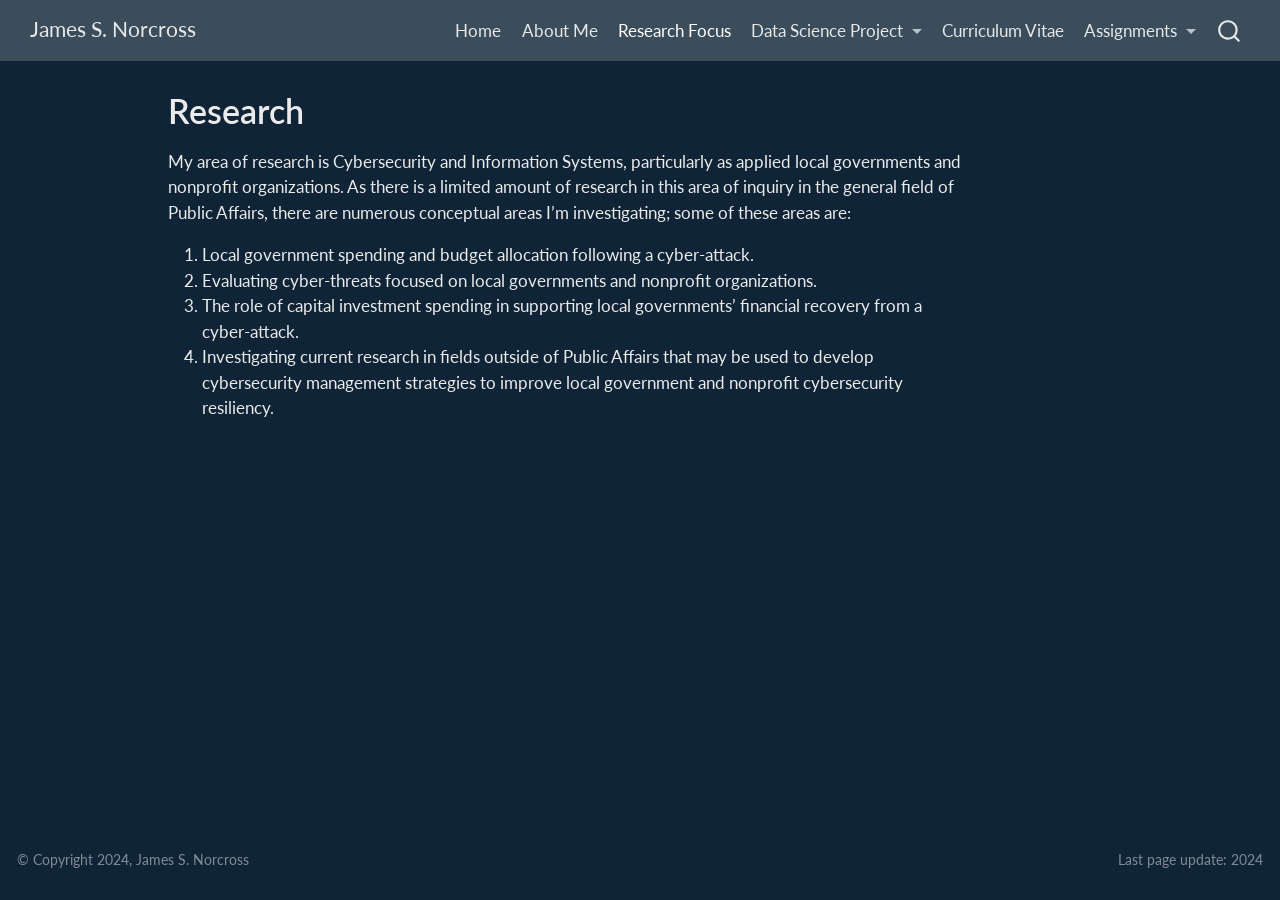
<file: research.html>
<!DOCTYPE html>
<html xmlns="http://www.w3.org/1999/xhtml" lang="en" xml:lang="en"><head>

<meta charset="utf-8">
<meta name="generator" content="quarto-1.2.313">

<meta name="viewport" content="width=device-width, initial-scale=1.0, user-scalable=yes">


<title>James S. Norcross - Research</title>
<style>
code{white-space: pre-wrap;}
span.smallcaps{font-variant: small-caps;}
div.columns{display: flex; gap: min(4vw, 1.5em);}
div.column{flex: auto; overflow-x: auto;}
div.hanging-indent{margin-left: 1.5em; text-indent: -1.5em;}
ul.task-list{list-style: none;}
ul.task-list li input[type="checkbox"] {
  width: 0.8em;
  margin: 0 0.8em 0.2em -1.6em;
  vertical-align: middle;
}
</style>


<script src="site_libs/quarto-nav/quarto-nav.js"></script>
<script src="site_libs/quarto-nav/headroom.min.js"></script>
<script src="site_libs/clipboard/clipboard.min.js"></script>
<script src="site_libs/quarto-search/autocomplete.umd.js"></script>
<script src="site_libs/quarto-search/fuse.min.js"></script>
<script src="site_libs/quarto-search/quarto-search.js"></script>
<meta name="quarto:offset" content="./">
<script src="site_libs/quarto-html/quarto.js"></script>
<script src="site_libs/quarto-html/popper.min.js"></script>
<script src="site_libs/quarto-html/tippy.umd.min.js"></script>
<script src="site_libs/quarto-html/anchor.min.js"></script>
<link href="site_libs/quarto-html/tippy.css" rel="stylesheet">
<link href="site_libs/quarto-html/quarto-syntax-highlighting-dark.css" rel="stylesheet" id="quarto-text-highlighting-styles">
<script src="site_libs/bootstrap/bootstrap.min.js"></script>
<link href="site_libs/bootstrap/bootstrap-icons.css" rel="stylesheet">
<link href="site_libs/bootstrap/bootstrap.min.css" rel="stylesheet" id="quarto-bootstrap" data-mode="dark">
<script id="quarto-search-options" type="application/json">{
  "location": "navbar",
  "copy-button": false,
  "collapse-after": 3,
  "panel-placement": "end",
  "type": "overlay",
  "limit": 20,
  "language": {
    "search-no-results-text": "No results",
    "search-matching-documents-text": "matching documents",
    "search-copy-link-title": "Copy link to search",
    "search-hide-matches-text": "Hide additional matches",
    "search-more-match-text": "more match in this document",
    "search-more-matches-text": "more matches in this document",
    "search-clear-button-title": "Clear",
    "search-detached-cancel-button-title": "Cancel",
    "search-submit-button-title": "Submit"
  }
}</script>


<link rel="stylesheet" href="styles.css">
</head>

<body class="nav-fixed">

<div id="quarto-search-results"></div>
  <header id="quarto-header" class="headroom fixed-top">
    <nav class="navbar navbar-expand-lg navbar-dark ">
      <div class="navbar-container container-fluid">
      <div class="navbar-brand-container">
    <a class="navbar-brand" href="./index.html">
    <span class="navbar-title">James S. Norcross</span>
    </a>
  </div>
          <button class="navbar-toggler" type="button" data-bs-toggle="collapse" data-bs-target="#navbarCollapse" aria-controls="navbarCollapse" aria-expanded="false" aria-label="Toggle navigation" onclick="if (window.quartoToggleHeadroom) { window.quartoToggleHeadroom(); }">
  <span class="navbar-toggler-icon"></span>
</button>
          <div class="collapse navbar-collapse" id="navbarCollapse">
            <ul class="navbar-nav navbar-nav-scroll ms-auto">
  <li class="nav-item">
    <a class="nav-link" href="./index.html">
 <span class="menu-text">Home</span></a>
  </li>  
  <li class="nav-item">
    <a class="nav-link" href="./about.html">
 <span class="menu-text">About Me</span></a>
  </li>  
  <li class="nav-item">
    <a class="nav-link active" href="./research.html" aria-current="page">
 <span class="menu-text">Research Focus</span></a>
  </li>  
  <li class="nav-item dropdown ">
    <a class="nav-link dropdown-toggle" href="#" id="nav-menu-data-science-project" role="button" data-bs-toggle="dropdown" aria-expanded="false">
 <span class="menu-text">Data Science Project</span>
    </a>
    <ul class="dropdown-menu dropdown-menu-end" aria-labelledby="nav-menu-data-science-project">    
        <li>
    <a class="dropdown-item" href="./#">
 <span class="dropdown-text">Recent Data Science Project Proposal</span></a>
  </li>  
        <li>
    <a class="dropdown-item" href="./#">
 <span class="dropdown-text">Complete Data Science Project</span></a>
  </li>  
        <li>
    <a class="dropdown-item" href="./#">
 <span class="dropdown-text">Complete Data Science Project Presentation</span></a>
  </li>  
    </ul>
  </li>
  <li class="nav-item">
    <a class="nav-link" href="./cv.pdf">
 <span class="menu-text">Curriculum Vitae</span></a>
  </li>  
  <li class="nav-item dropdown ">
    <a class="nav-link dropdown-toggle" href="#" id="nav-menu-assignments" role="button" data-bs-toggle="dropdown" aria-expanded="false">
 <span class="menu-text">Assignments</span>
    </a>
    <ul class="dropdown-menu dropdown-menu-end" aria-labelledby="nav-menu-assignments">    
        <li>
    <a class="dropdown-item" href="./assignment01.pdf">
 <span class="dropdown-text">Assignment1</span></a>
  </li>  
        <li>
    <a class="dropdown-item" href="./assignment02.pdf">
 <span class="dropdown-text">Assignment2</span></a>
  </li>  
        <li>
    <a class="dropdown-item" href="./#">
 <span class="dropdown-text">Assignment3</span></a>
  </li>  
        <li>
    <a class="dropdown-item" href="./#">
 <span class="dropdown-text">Assignment4</span></a>
  </li>  
        <li>
    <a class="dropdown-item" href="./#">
 <span class="dropdown-text">Assignment5</span></a>
  </li>  
        <li>
    <a class="dropdown-item" href="./#">
 <span class="dropdown-text">Assignment6</span></a>
  </li>  
        <li>
    <a class="dropdown-item" href="./#">
 <span class="dropdown-text">Assignment7</span></a>
  </li>  
        <li>
    <a class="dropdown-item" href="./#">
 <span class="dropdown-text">Assignment8</span></a>
  </li>  
        <li class="dropdown-header">Tasks</li>
        <li>
    <a class="dropdown-item" href="./TufteReview.pdf">
 <span class="dropdown-text">Dr Edward Tufte Presentation Review</span></a>
  </li>  
        <li>
    <a class="dropdown-item" href="./HPIndexPlot.pdf">
 <span class="dropdown-text">Happy Planet Data Plots</span></a>
  </li>  
        <li>
    <a class="dropdown-item" href="./#">
 <span class="dropdown-text">Lab03</span></a>
  </li>  
    </ul>
  </li>
</ul>
              <div id="quarto-search" class="" title="Search"></div>
          </div> <!-- /navcollapse -->
      </div> <!-- /container-fluid -->
    </nav>
</header>
<!-- content -->
<div id="quarto-content" class="quarto-container page-columns page-rows-contents page-layout-article page-navbar">
<!-- sidebar -->
<!-- margin-sidebar -->
    <div id="quarto-margin-sidebar" class="sidebar margin-sidebar">
        
    </div>
<!-- main -->
<main class="content" id="quarto-document-content">

<header id="title-block-header" class="quarto-title-block default">
<div class="quarto-title">
<h1 class="title">Research</h1>
</div>



<div class="quarto-title-meta">

    
  
    
  </div>
  

</header>

<p>My area of research is Cybersecurity and Information Systems, particularly as applied local governments and nonprofit organizations. As there is a limited amount of research in this area of inquiry in the general field of Public Affairs, there are numerous conceptual areas I’m investigating; some of these areas are:</p>
<ol type="1">
<li>Local government spending and budget allocation following a cyber-attack.</li>
<li>Evaluating cyber-threats focused on local governments and nonprofit organizations.</li>
<li>The role of capital investment spending in supporting local governments’ financial recovery from a cyber-attack.</li>
<li>Investigating current research in fields outside of Public Affairs that may be used to develop cybersecurity management strategies to improve local government and nonprofit cybersecurity resiliency.</li>
</ol>



</main> <!-- /main -->
<script id="quarto-html-after-body" type="application/javascript">
window.document.addEventListener("DOMContentLoaded", function (event) {
  const toggleBodyColorMode = (bsSheetEl) => {
    const mode = bsSheetEl.getAttribute("data-mode");
    const bodyEl = window.document.querySelector("body");
    if (mode === "dark") {
      bodyEl.classList.add("quarto-dark");
      bodyEl.classList.remove("quarto-light");
    } else {
      bodyEl.classList.add("quarto-light");
      bodyEl.classList.remove("quarto-dark");
    }
  }
  const toggleBodyColorPrimary = () => {
    const bsSheetEl = window.document.querySelector("link#quarto-bootstrap");
    if (bsSheetEl) {
      toggleBodyColorMode(bsSheetEl);
    }
  }
  toggleBodyColorPrimary();  
  const icon = "";
  const anchorJS = new window.AnchorJS();
  anchorJS.options = {
    placement: 'right',
    icon: icon
  };
  anchorJS.add('.anchored');
  const clipboard = new window.ClipboardJS('.code-copy-button', {
    target: function(trigger) {
      return trigger.previousElementSibling;
    }
  });
  clipboard.on('success', function(e) {
    // button target
    const button = e.trigger;
    // don't keep focus
    button.blur();
    // flash "checked"
    button.classList.add('code-copy-button-checked');
    var currentTitle = button.getAttribute("title");
    button.setAttribute("title", "Copied!");
    let tooltip;
    if (window.bootstrap) {
      button.setAttribute("data-bs-toggle", "tooltip");
      button.setAttribute("data-bs-placement", "left");
      button.setAttribute("data-bs-title", "Copied!");
      tooltip = new bootstrap.Tooltip(button, 
        { trigger: "manual", 
          customClass: "code-copy-button-tooltip",
          offset: [0, -8]});
      tooltip.show();    
    }
    setTimeout(function() {
      if (tooltip) {
        tooltip.hide();
        button.removeAttribute("data-bs-title");
        button.removeAttribute("data-bs-toggle");
        button.removeAttribute("data-bs-placement");
      }
      button.setAttribute("title", currentTitle);
      button.classList.remove('code-copy-button-checked');
    }, 1000);
    // clear code selection
    e.clearSelection();
  });
  function tippyHover(el, contentFn) {
    const config = {
      allowHTML: true,
      content: contentFn,
      maxWidth: 500,
      delay: 100,
      arrow: false,
      appendTo: function(el) {
          return el.parentElement;
      },
      interactive: true,
      interactiveBorder: 10,
      theme: 'quarto',
      placement: 'bottom-start'
    };
    window.tippy(el, config); 
  }
  const noterefs = window.document.querySelectorAll('a[role="doc-noteref"]');
  for (var i=0; i<noterefs.length; i++) {
    const ref = noterefs[i];
    tippyHover(ref, function() {
      // use id or data attribute instead here
      let href = ref.getAttribute('data-footnote-href') || ref.getAttribute('href');
      try { href = new URL(href).hash; } catch {}
      const id = href.replace(/^#\/?/, "");
      const note = window.document.getElementById(id);
      return note.innerHTML;
    });
  }
  const findCites = (el) => {
    const parentEl = el.parentElement;
    if (parentEl) {
      const cites = parentEl.dataset.cites;
      if (cites) {
        return {
          el,
          cites: cites.split(' ')
        };
      } else {
        return findCites(el.parentElement)
      }
    } else {
      return undefined;
    }
  };
  var bibliorefs = window.document.querySelectorAll('a[role="doc-biblioref"]');
  for (var i=0; i<bibliorefs.length; i++) {
    const ref = bibliorefs[i];
    const citeInfo = findCites(ref);
    if (citeInfo) {
      tippyHover(citeInfo.el, function() {
        var popup = window.document.createElement('div');
        citeInfo.cites.forEach(function(cite) {
          var citeDiv = window.document.createElement('div');
          citeDiv.classList.add('hanging-indent');
          citeDiv.classList.add('csl-entry');
          var biblioDiv = window.document.getElementById('ref-' + cite);
          if (biblioDiv) {
            citeDiv.innerHTML = biblioDiv.innerHTML;
          }
          popup.appendChild(citeDiv);
        });
        return popup.innerHTML;
      });
    }
  }
});
</script>
</div> <!-- /content -->
<footer class="footer">
  <div class="nav-footer">
    <div class="nav-footer-left">© Copyright 2024, James S. Norcross</div>   
    <div class="nav-footer-right">Last page update: 2024</div>
  </div>
</footer>



</body></html>
</file>
<file: site_libs/quarto-html/tippy.css>
.tippy-box[data-animation=fade][data-state=hidden]{opacity:0}[data-tippy-root]{max-width:calc(100vw - 10px)}.tippy-box{position:relative;background-color:#333;color:#fff;border-radius:4px;font-size:14px;line-height:1.4;white-space:normal;outline:0;transition-property:transform,visibility,opacity}.tippy-box[data-placement^=top]>.tippy-arrow{bottom:0}.tippy-box[data-placement^=top]>.tippy-arrow:before{bottom:-7px;left:0;border-width:8px 8px 0;border-top-color:initial;transform-origin:center top}.tippy-box[data-placement^=bottom]>.tippy-arrow{top:0}.tippy-box[data-placement^=bottom]>.tippy-arrow:before{top:-7px;left:0;border-width:0 8px 8px;border-bottom-color:initial;transform-origin:center bottom}.tippy-box[data-placement^=left]>.tippy-arrow{right:0}.tippy-box[data-placement^=left]>.tippy-arrow:before{border-width:8px 0 8px 8px;border-left-color:initial;right:-7px;transform-origin:center left}.tippy-box[data-placement^=right]>.tippy-arrow{left:0}.tippy-box[data-placement^=right]>.tippy-arrow:before{left:-7px;border-width:8px 8px 8px 0;border-right-color:initial;transform-origin:center right}.tippy-box[data-inertia][data-state=visible]{transition-timing-function:cubic-bezier(.54,1.5,.38,1.11)}.tippy-arrow{width:16px;height:16px;color:#333}.tippy-arrow:before{content:"";position:absolute;border-color:transparent;border-style:solid}.tippy-content{position:relative;padding:5px 9px;z-index:1}
</file>
<file: site_libs/quarto-html/quarto-syntax-highlighting-dark.css>
/* quarto syntax highlight colors */
:root {
  --quarto-hl-al-color: #f07178;
  --quarto-hl-an-color: #d4d0ab;
  --quarto-hl-at-color: #00e0e0;
  --quarto-hl-bn-color: #d4d0ab;
  --quarto-hl-bu-color: #abe338;
  --quarto-hl-ch-color: #abe338;
  --quarto-hl-co-color: #f8f8f2;
  --quarto-hl-cv-color: #ffd700;
  --quarto-hl-cn-color: #ffd700;
  --quarto-hl-cf-color: #ffa07a;
  --quarto-hl-dt-color: #ffa07a;
  --quarto-hl-dv-color: #d4d0ab;
  --quarto-hl-do-color: #f8f8f2;
  --quarto-hl-er-color: #f07178;
  --quarto-hl-ex-color: #00e0e0;
  --quarto-hl-fl-color: #d4d0ab;
  --quarto-hl-fu-color: #ffa07a;
  --quarto-hl-im-color: #abe338;
  --quarto-hl-in-color: #d4d0ab;
  --quarto-hl-kw-color: #ffa07a;
  --quarto-hl-op-color: #ffa07a;
  --quarto-hl-ot-color: #00e0e0;
  --quarto-hl-pp-color: #dcc6e0;
  --quarto-hl-re-color: #00e0e0;
  --quarto-hl-sc-color: #abe338;
  --quarto-hl-ss-color: #abe338;
  --quarto-hl-st-color: #abe338;
  --quarto-hl-va-color: #00e0e0;
  --quarto-hl-vs-color: #abe338;
  --quarto-hl-wa-color: #dcc6e0;
}

/* other quarto variables */
:root {
  --quarto-font-monospace: SFMono-Regular, Menlo, Monaco, Consolas, "Liberation Mono", "Courier New", monospace;
}

code span.al {
  background-color: #2a0f15;
  font-weight: bold;
  color: #f07178;
}

code span.an {
  color: #d4d0ab;
}

code span.at {
  color: #00e0e0;
}

code span.bn {
  color: #d4d0ab;
}

code span.bu {
  color: #abe338;
}

code span.ch {
  color: #abe338;
}

code span.co {
  font-style: italic;
  color: #f8f8f2;
}

code span.cv {
  color: #ffd700;
}

code span.cn {
  color: #ffd700;
}

code span.cf {
  font-weight: bold;
  color: #ffa07a;
}

code span.dt {
  color: #ffa07a;
}

code span.dv {
  color: #d4d0ab;
}

code span.do {
  color: #f8f8f2;
}

code span.er {
  color: #f07178;
  text-decoration: underline;
}

code span.ex {
  font-weight: bold;
  color: #00e0e0;
}

code span.fl {
  color: #d4d0ab;
}

code span.fu {
  color: #ffa07a;
}

code span.im {
  color: #abe338;
}

code span.in {
  color: #d4d0ab;
}

code span.kw {
  font-weight: bold;
  color: #ffa07a;
}

pre > code.sourceCode > span {
  color: #f8f8f2;
}

code span {
  color: #f8f8f2;
}

code.sourceCode > span {
  color: #f8f8f2;
}

div.sourceCode,
div.sourceCode pre.sourceCode {
  color: #f8f8f2;
}

code span.op {
  color: #ffa07a;
}

code span.ot {
  color: #00e0e0;
}

code span.pp {
  color: #dcc6e0;
}

code span.re {
  background-color: #f8f8f2;
  color: #00e0e0;
}

code span.sc {
  color: #abe338;
}

code span.ss {
  color: #abe338;
}

code span.st {
  color: #abe338;
}

code span.va {
  color: #00e0e0;
}

code span.vs {
  color: #abe338;
}

code span.wa {
  color: #dcc6e0;
}

.prevent-inlining {
  content: "</";
}

/*# sourceMappingURL=935a306eefa94366c21e1a970dddb765.css.map */
</file>
<file: styles.css>
/* css styles */
</file>
